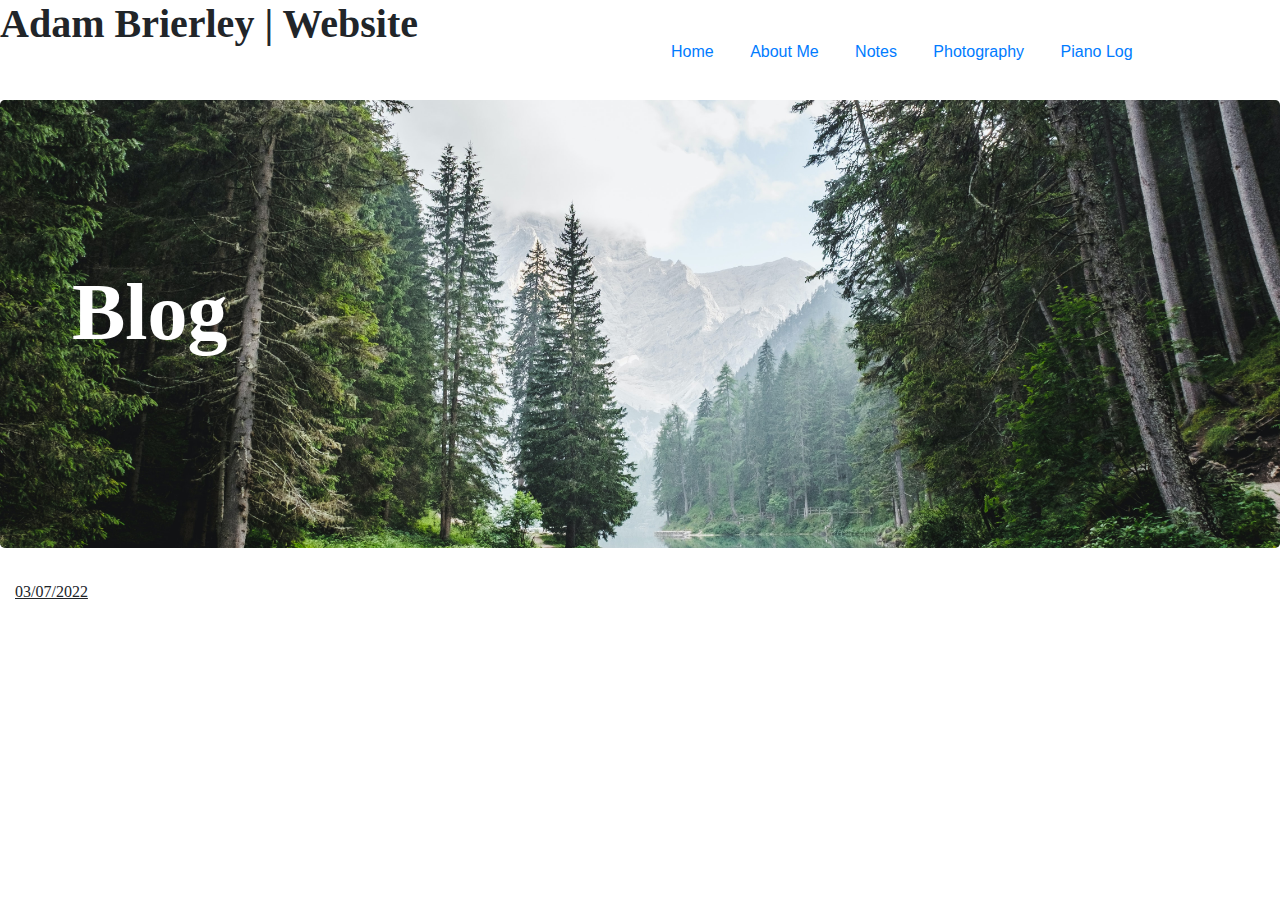
<file: blog.html>
<!DOCTYPE html>
  <html lang="en">
    
    <!--Head/Metadata-->
  
    <head>
        <title>Adam Brierley | Website</title>
        <link href="style.css" type="text/css" rel="stylesheet">
        <link rel="stylesheet" href="https://stackpath.bootstrapcdn.com/bootstrap/4.3.1/css/bootstrap.min.css" integrity="sha384-ggOyR0iXCbMQv3Xipma34MD+dH/1fQ784/j6cY/iJTQUOhcWr7x9JvoRxT2MZw1T" crossorigin="anonymous">
    </head>

    <!--Body-->

    <body>

      <header class=""container1">
        <div class="row">
          <div class="col-6">
            <h1> Adam Brierley | Website</h1>
          </div>

          <nav class="col-6">
            
            <a href="index.html">Home</a>
            <a href="about.html">About Me</a>
            <a href="notes.html">Notes</a>
            <a href="photos.html">Photography</a>
            <a href="piano.html">Piano Log</a>
            
          </nav>

        </div>
      </header>

      

    <section class="jumbotron">
      <div class="col-8">
        
          <div class="row">
            <h1>Blog</h1>
          </div>
          <div class="row">
            <h2></h2>
          </div>
        
      </div>
    </section>




  </body>

  <main>
    <section class="col-sm-1">
      <p> <u>03/07/2022</u></p>
    </section>
  </main>





  </html>
</file>
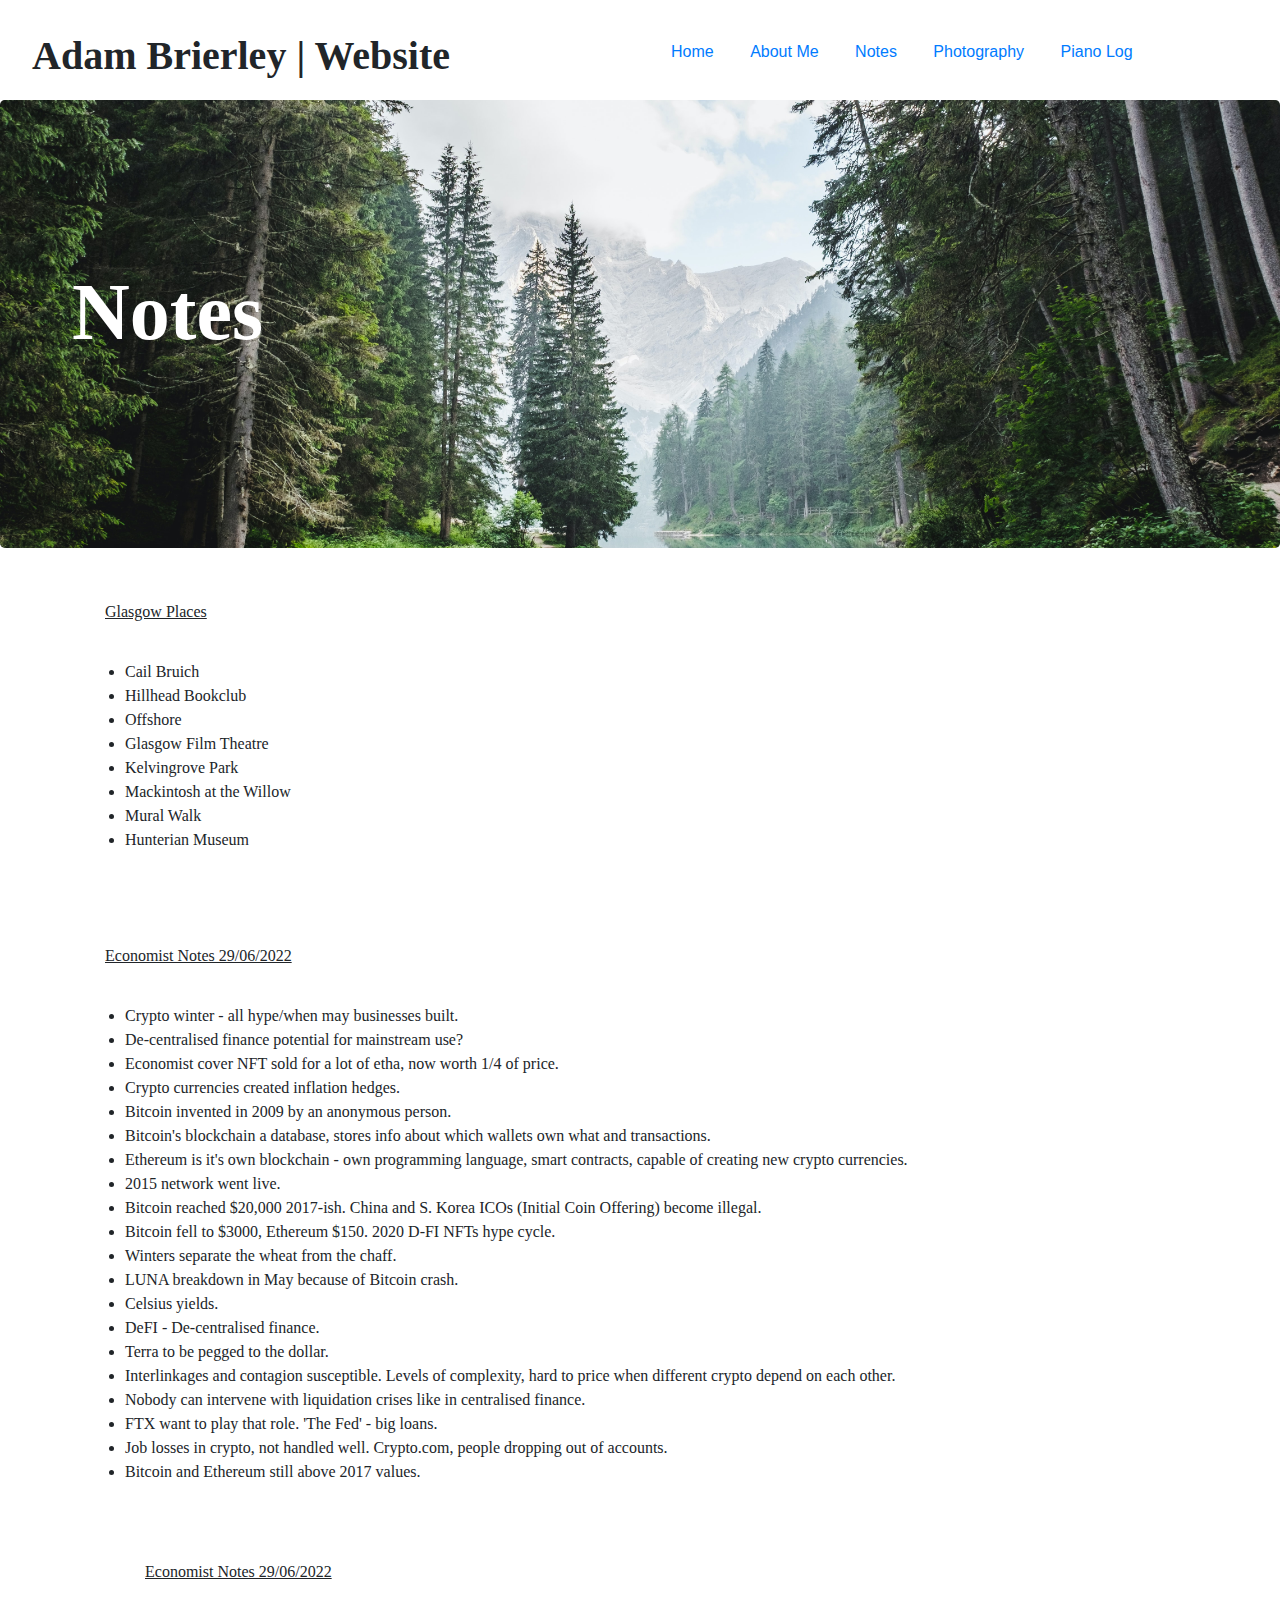
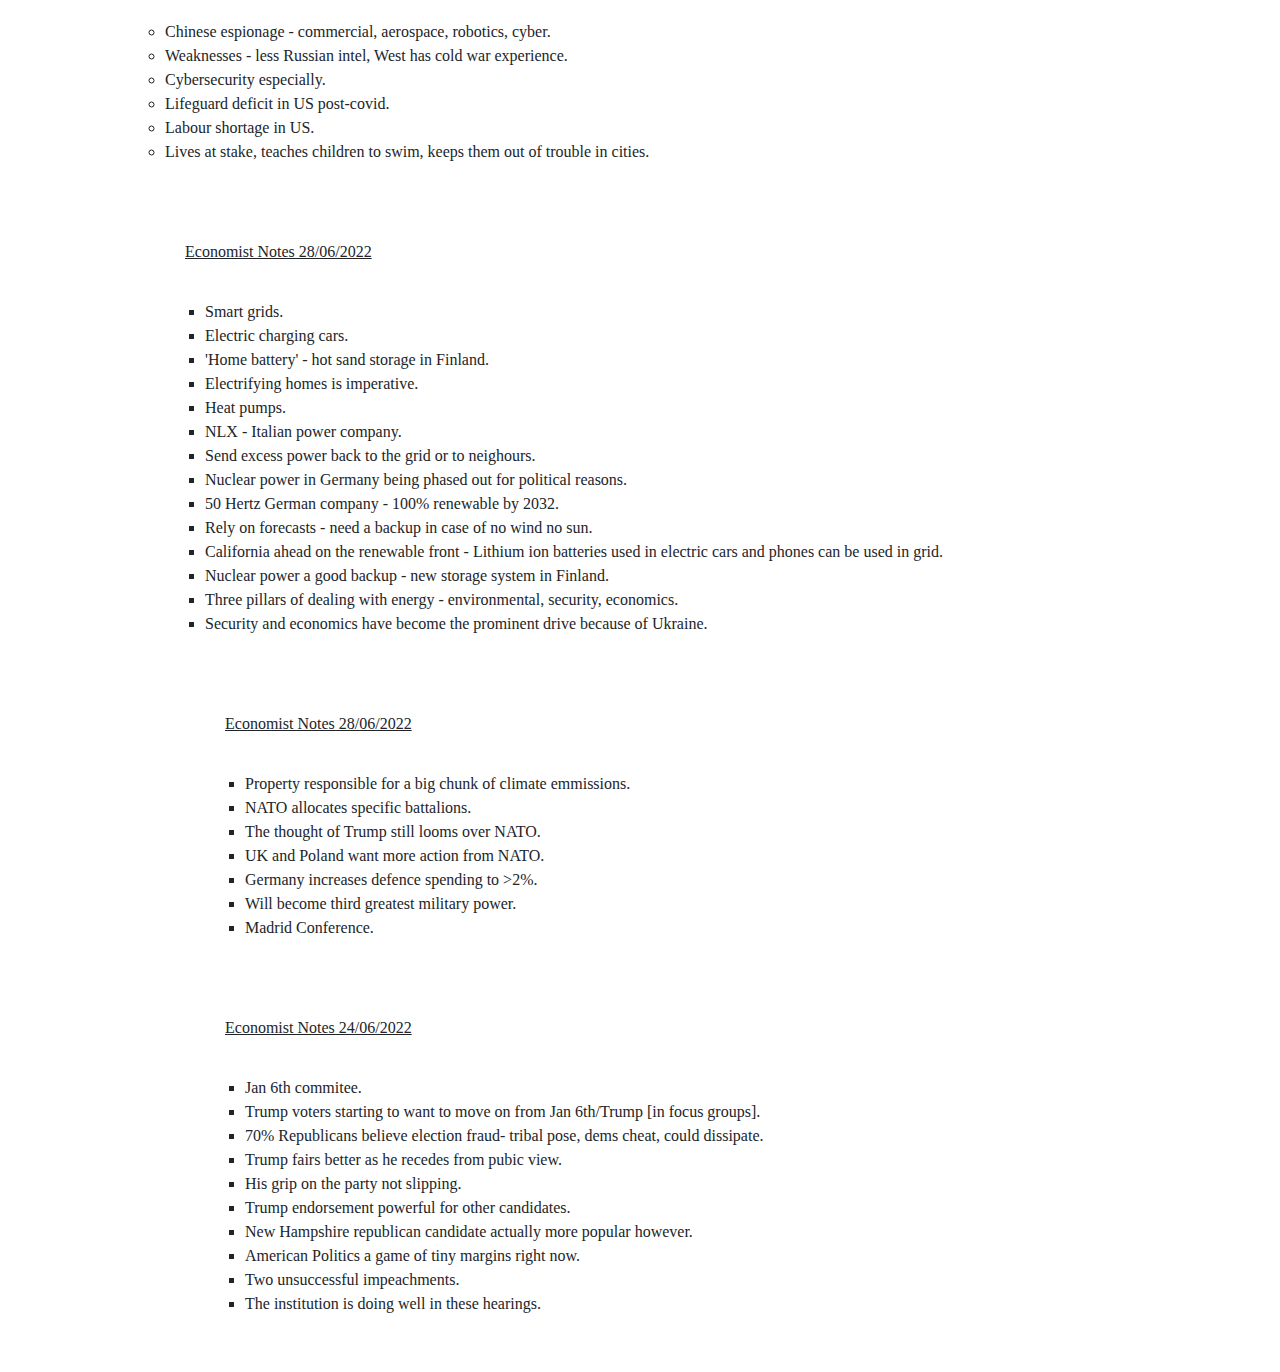
<file: notes.html>
<!DOCTYPE html>
  <html lang="en">
    
    <!--Head/Metadata-->
  
    <head>
        <title>Adam Brierley | Website</title>
        <link href="style.css" type="text/css" rel="stylesheet">
        <link rel="stylesheet" href="https://stackpath.bootstrapcdn.com/bootstrap/4.3.1/css/bootstrap.min.css" integrity="sha384-ggOyR0iXCbMQv3Xipma34MD+dH/1fQ784/j6cY/iJTQUOhcWr7x9JvoRxT2MZw1T" crossorigin="anonymous">
    </head>

    <!--Body-->

    <body>

      <header class=""container1">
        <div class="row">
          <div class="col-sm-6">
            <h1> Adam Brierley | Website</h1>
          </div>

          <nav class="col-6">
            
            <a href="index.html">Home</a>
            <a href="about.html">About Me</a>
            <a href="notes.html">Notes</a>
            <a href="photos.html">Photography</a>
            <a href="piano.html">Piano Log</a>
            
          </nav>

        </div>
      </header>

      

    <section class="jumbotron">
      <div class="col-8">
        
          <div class="row">
            <h1>Notes</h1>
          </div>
          <div class="row">
            <h2></h2>
          </div>
        
      </div>
    </section>




  </body>

  <main>
    <section class="container">
      <section class="row">
        <section class="col-sm-12">
          <p> <u> Glasgow Places</u>
              <ul> 
                <li>Cail Bruich</li>
                <li>Hillhead Bookclub</li>
                <li>Offshore</li>
                <li>Glasgow Film Theatre</li>
                <li>Kelvingrove Park</li>
                <li>Mackintosh at the Willow</li>
                <li>Mural Walk</li>
                <li>Hunterian Museum</li>
              </ul>
          </p>
          <p> <u>Economist Notes 29/06/2022</u>
            <ul>
              <li>Crypto winter - all hype/when may businesses built.</li>
              <li>De-centralised finance potential for mainstream use?</li>
              <li>Economist cover NFT sold for a lot of etha, now worth 1/4 of price.</li>
              <li>Crypto currencies created inflation hedges.</li>
              <li>Bitcoin invented in 2009 by an anonymous person.</li>
              <li>Bitcoin's blockchain a database, stores info about which wallets own what and transactions.</li>
              <li>Ethereum is it's own blockchain - own programming language, smart contracts, capable of creating new crypto currencies.</li>
              <li>2015 network went live.</li>
              <li>Bitcoin reached $20,000 2017-ish. China and S. Korea ICOs (Initial Coin Offering) become illegal.</li>
              <li>Bitcoin fell to $3000, Ethereum $150. 2020 D-FI NFTs hype cycle.</li>
              <li>Winters separate the wheat from the chaff.</li>
              <li>LUNA breakdown in May because of Bitcoin crash.</li>
              <li>Celsius yields.</li>
              <li>DeFI - De-centralised finance.</li>
              <li>Terra to be pegged to the dollar.</li>
              <li>Interlinkages and contagion susceptible. Levels of complexity, hard to price when
                different crypto depend on each other.
              </li>
              <li>Nobody can intervene with liquidation crises like in centralised finance.</li>
              <li>FTX want to play that role. 'The Fed' - big loans.</li>
              <li>Job losses in crypto, not handled well. Crypto.com, people dropping out of accounts. </li>
              <li>Bitcoin and Ethereum still above 2017 values.</li>

            </p>
          <p> <u>Economist Notes 29/06/2022</u>
            <ul>
              <li>Chinese espionage - commercial, aerospace, robotics, cyber.</li>
              <li>Weaknesses - less Russian intel, West has cold war experience.</li>
              <li>Cybersecurity especially.</li>
              <li>Lifeguard deficit in US post-covid.</li>
              <li>Labour shortage in US.</li>
              <li>Lives at stake, teaches children to swim, keeps them out of trouble in cities.</li>
              
            </p>
          <p> <u>Economist Notes 28/06/2022</u>
            <ul>
              <li>Smart grids.</li>
              <li>Electric charging cars.</li>
              <li>'Home battery' - hot sand storage in Finland.</li>
              <li>Electrifying homes is imperative.</li>
              <li>Heat pumps.</li>
              <li>NLX - Italian power company.</li>
              <li>Send excess power back to the grid or to neighours.</li>
              <li>Nuclear power in Germany being phased out for political reasons.</li>
              <li>50 Hertz German company - 100% renewable by 2032.</li>
              <li>Rely on forecasts - need a backup in case of no wind no sun.</li>
              <li>California ahead on the renewable front - Lithium ion batteries used in
                electric cars and phones can be used in grid.
              </li>
              <li>Nuclear power a good backup - new storage system in Finland.</li>
              <li>Three pillars of dealing with energy - environmental, security, economics.</li>
              <li>Security and economics have become the prominent drive because of Ukraine.</li>
            </p>
          </h5>
          <p> <u>Economist Notes 28/06/2022</u>
            <ul>
              <li>Property responsible for a big chunk of climate emmissions.</li>
              <li>NATO allocates specific battalions.</li>
              <li>The thought of Trump still looms over NATO.</li>
              <li>UK and Poland want more action from NATO.</li>
              <li>Germany increases defence spending to >2%.</li>
              <li>Will become third greatest military power.</li>
              <li>Madrid Conference.</li>
        
            </ul>
          </p>
          <p> <u>Economist Notes 24/06/2022</u>
            <ul>
              <li>Jan 6th commitee.</li>
              <li>Trump voters starting to want to move on from Jan 6th/Trump [in focus groups].</li>
              <li>70% Republicans believe election fraud- tribal pose, dems cheat, could dissipate.</li>
              <li>Trump fairs better as he recedes from pubic view.</li>
              <li>His grip on the party not slipping.</li>
              <li>Trump endorsement powerful for other candidates.</li>
              <li>New Hampshire republican candidate actually more popular however.</li>
              <li>American Politics a game of tiny margins right now.</li>
              <li>Two unsuccessful impeachments.</li>
              <li>The institution is doing well in these hearings.</li>
            </ul>
          </p>
          
          
        </section>
      </section>
    </section>
  </main>





  </html>
</file>
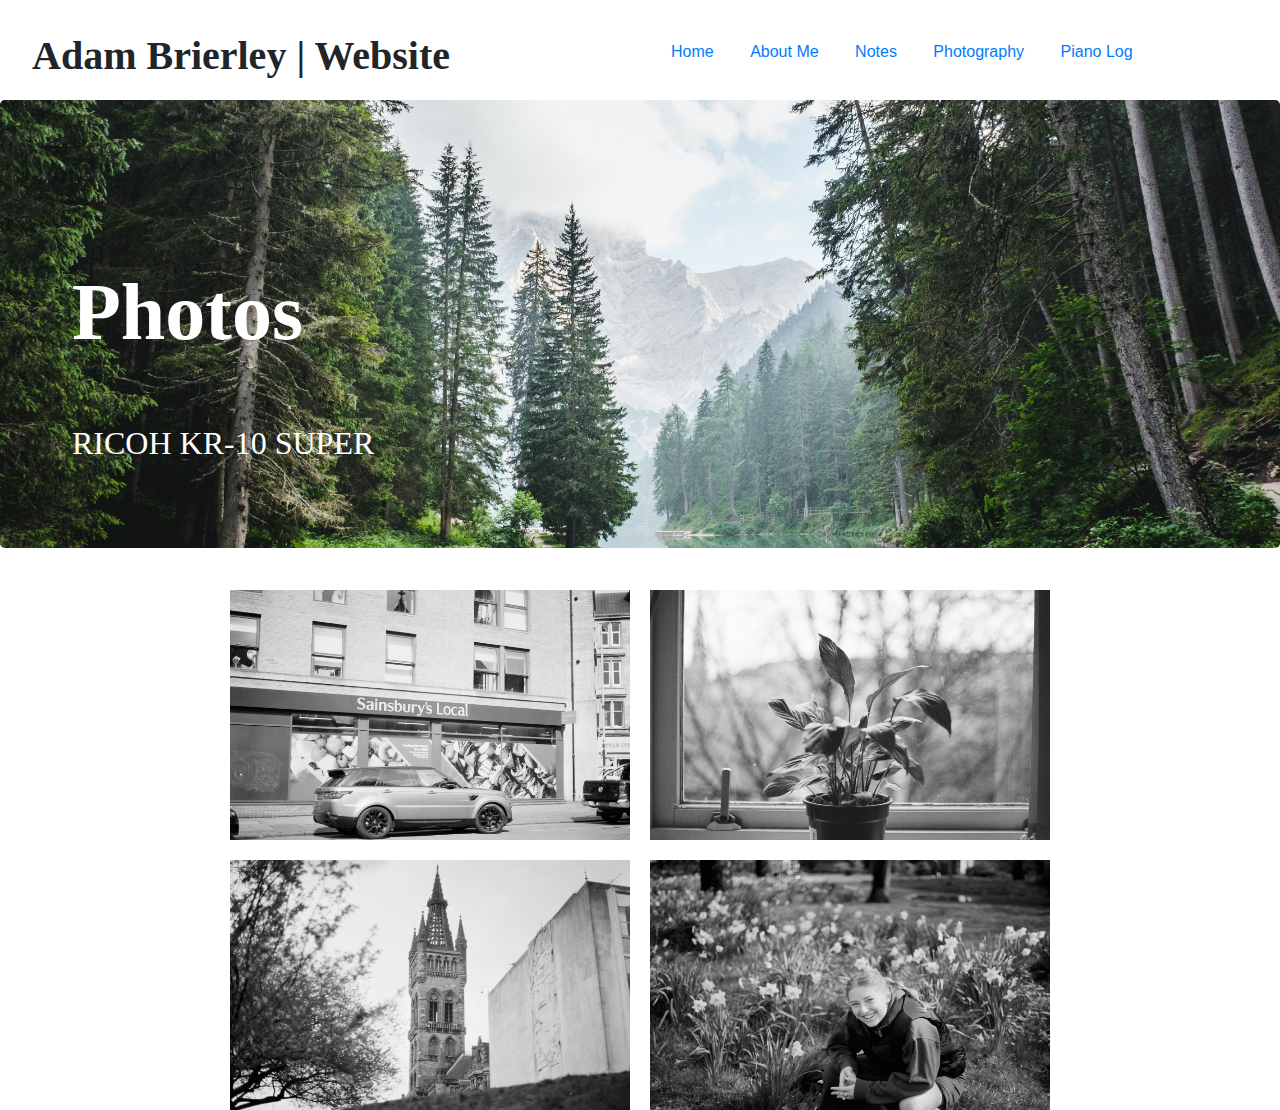
<file: photos.html>
<!DOCTYPE html>
  <html lang="en">
    
    <!--Head/Metadata-->
  
    <head>
        <title>Adam Brierley | Website</title>
        <link href="style.css" type="text/css" rel="stylesheet">
        <link rel="stylesheet" href="https://stackpath.bootstrapcdn.com/bootstrap/4.3.1/css/bootstrap.min.css" integrity="sha384-ggOyR0iXCbMQv3Xipma34MD+dH/1fQ784/j6cY/iJTQUOhcWr7x9JvoRxT2MZw1T" crossorigin="anonymous">
    </head>

    <!--Main-->

    <main>

      <header class=""container1">
        <div class="row">
          <div class="col-sm-6">
            <h1> Adam Brierley | Website</h1>
          </div>

          <nav class="col-6">
            
            <a href="index.html">Home</a>
            <a href="about.html">About Me</a>
            <a href="notes.html">Notes</a>
            <a href="photos.html">Photography</a>
            <a href="piano.html">Piano Log</a>
            
          </nav>

        </div>
      </header>

      

    <section class="jumbotron">
      <div class="col-8">
        
          <div class="row">
            <h1>Photos</h1>
          </div>
          <div class="row">
            <h2>RICOH KR-10 SUPER</h2>
          </div>
        
      </div>
    </section>

    <section class="container">
      <div class="row justify-content-center">
          <img src="photos/62590/000049.JPG" height="250px" width="400px">
          <img src="photos/62590/000001.JPG" height="250px" width="400px">
          <img src="photos/62590/000059.JPG" height="250px" width="400px">
          <img src="photos/62590/000046.JPG" height="250px" width="400px">
      </div>
    </section>


    </main>





  </html>
</file>
<file: style.css>
.jumbotron {
    background-image: url('photos/forest1.jpg');
    display: flex;
    background-size: cover;
    height: 80%;
    background-position: 50%;

}

.jumbotron2 {
    background-image: url('photos/piano5.jpg');
    display: flex;
    background-size: cover;
    height: 100%;
    background-position: bottom ;

}

body {
    background-image: url('https://content.codecademy.com/courses/learn-css-selectors-visual-rules/hypnotize_bg.png');
  }

nav {
  
    padding: 2.5rem;
    
}

p {
    font-family:Georgia,'Times New Roman', Times, serif;
    padding: 0px;
}




a {
    margin: 1rem;
}


.col-sm-6 h1 {
    
    padding: 2rem;}

.row {
    height: 100px;
}



.jumbotron h1 {
    font-weight: bold;
    font-size: 5rem;
    color:white;
    font-family: 'Times New Roman', Times, serif;
    
    }


.jumbotron h2 {
    font-family: 'Times New Roman', Times, serif;
    color:white;
}

.jumbotron .row {
    height: 10rem;
    padding: 100px 0px 0px 40px;
}

.container .col-sm-2 p {
    margin: 20px;
}

header h1 {
    font-family: 'Times New Roman', Times, serif;
    font-weight: bold;
}

ul {
    font-family:Georgia, 'Times New Roman', Times, serif;
}

.jumbotron2 h1 {
    font-weight: bold;
    font-size: 5rem;
    color:white;
    font-family: 'Times New Roman', Times, serif;
    
    }


.jumbotron2 h2 {
    font-family: 'Times New Roman', Times, serif;
    color:white;
}

.jumbotron2 .row {
  
    height: 10rem;
    padding: 100px 0px 0px 40px;
}

.container p {
    padding: 20px;
}

.container .row img{
    margin: 10px;

}

h3 {
    margin-left: 155px;
    font-weight: bold;
    box-sizing: border-box;
    font-size: 20px;
}

footer {
    display: block;
}



.pigeon {
    padding: 60px 0px 0px 0px;
}
</file>
